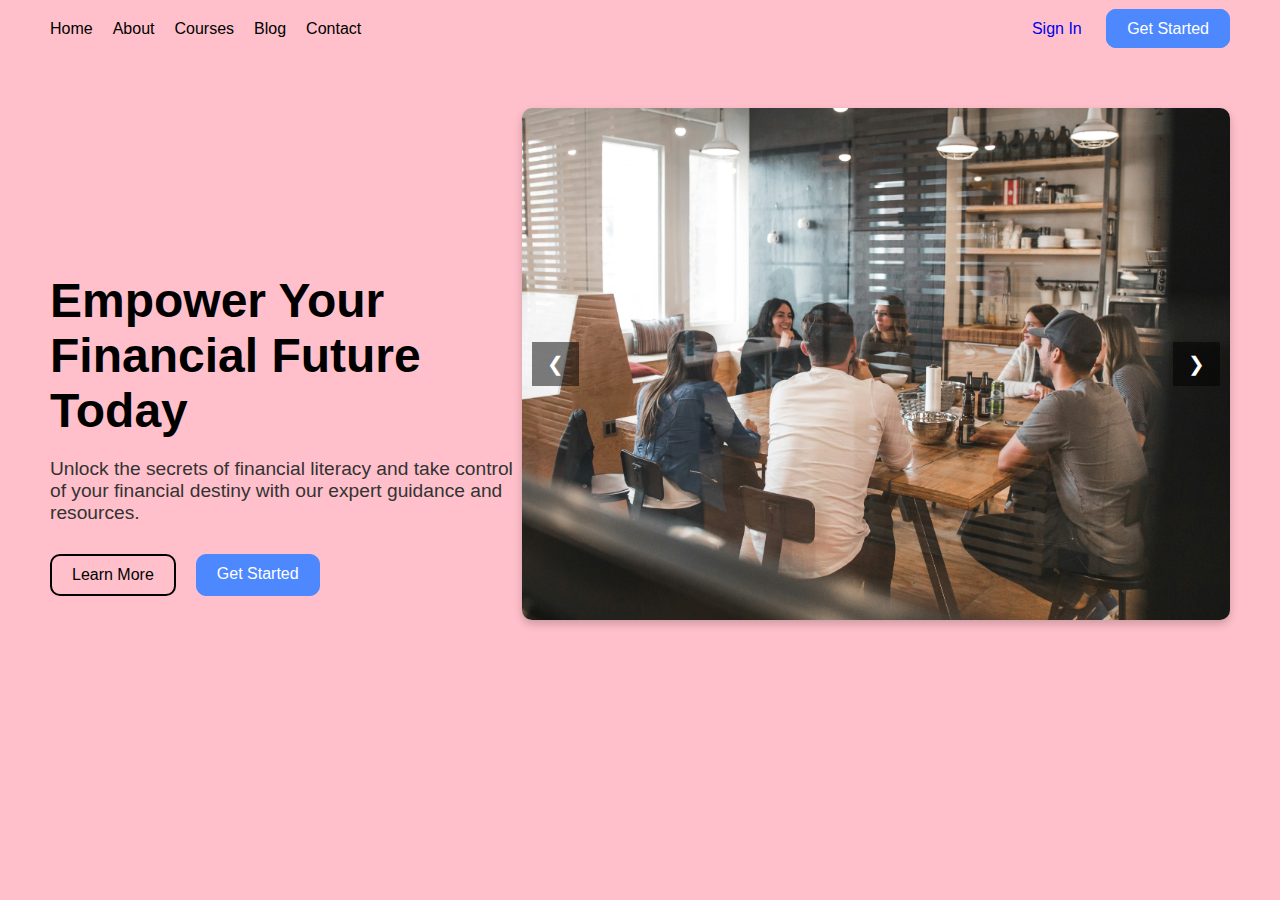
<file: Synner Tech/index.html>
<!DOCTYPE html>
<html lang="en">
<head>
    <meta charset="UTF-8">
    <meta name="viewport" content="width=device-width, initial-scale=1.0">
    <title>Financial Literacy</title>
    <style>
        body {
            margin: 0;
            font-family: Arial, sans-serif;
            background-color: pink;
        }

        header {
            display: flex;
            justify-content: space-between;
            align-items: center;
            padding: 20px 50px;
            background-color: transparent;
        }

        header nav {
            display: flex;
            gap: 20px;
        }

        header nav a {
            text-decoration: none;
            color: black;
            font-size: 1rem;
        }

        .buttons a {
            text-decoration: none;
            padding: 10px 20px;
            border-radius: 10px;
            font-size: 1rem;
        }

        .sign-in {
            color: black;
            border: 2px solid black;
            background: none;
            font-weight: 600;
            text-shadow: 1px 1px grey;
            cursor: pointer;
        }
        .sign-in:hover {
          transform: scale(1.2); /* Makes the button 20% larger on hover */
      }

        .get-started {
            background-color: #4d88ff;
            color: white;
            border: 1px solid #4d88ff;
        }

        .hero-section {
            display: flex;
            align-items: center;
            justify-content: space-between;
            padding: 50px;
        }

        .hero-text {
            margin-top: 12%;
            max-width: 40%;
        }

        .hero-text h1 {
            font-size: 3rem;
            margin: 0 0 20px;
            color: #000;
        }

        .hero-text p {
            font-size: 1.2rem;
            margin: 0 0 30px;
            color: #333;
        }

        .hero-text .buttons {
            display: flex;
            gap: 20px;
        }

        
        /* Carousel Container */
.carousel {
    position: relative;
    width: 80%;
    max-width: 800px;
    overflow: hidden;
    border-radius: 10px;
    box-shadow: 0 4px 8px rgba(0, 0, 0, 0.2);
}

/* Image Slides */
.carousel-container {
    display: flex;
    transition: transform 0.5s ease-in-out;
}

.slide {
    width: 100%;
    flex-shrink: 0;
    object-fit: cover;
}

/* Navigation Buttons */
.prev, .next {
    position: absolute;
    top: 50%;
    transform: translateY(-50%);
    background-color: rgba(0, 0, 0, 0.5);
    color: white;
    border: none;
    padding: 10px 15px;
    cursor: pointer;
    font-size: 20px;
}

.prev { left: 10px; }
.next { right: 10px; }

.prev:hover, .next:hover {
    background-color: rgba(0, 0, 0, 0.8);
}

        .buttons button {
            background: none;
            border: 2px solid black;
            padding: 10px 20px;
            border-radius: 10px;
            cursor: pointer;
            font-size: 1rem;
            color: black; /* Text color */
        }

        .buttons button a {
            text-decoration: none;
            color: black;
            font-size: 1rem;
        }

        @keyframes fadeIn {
            from {
                opacity: 0;
                transform: translateY(-20px);
            }
            to {
                opacity: 1;
                transform: translateY(0);
            }
        }

        .close-btn {
            position: absolute;
            top: 10px;
            right: 15px;
            font-size: 20px;
            cursor: pointer;
        }

        .modal input {
            width: 90%;
            padding: 8px;
            margin: 10px 0;
            border: 1px solid #ccc;
            border-radius: 5px;
        }

        .modal button {
            width: 100%;
            padding: 10px;
            border: none;
            background: #4d88ff;
            color: white;
            font-size: 1rem;
            border-radius: 5px;
            cursor: pointer;
        }

        /* Responsive Design */
        @media screen and (max-width: 1200px) {
            .hero-text h1 {
                font-size: 2.5rem;
            }
            .hero-text {
                max-width: 45%;
            }
        }

        @media screen and (max-width: 992px) {
            .hero-section {
                flex-direction: column;
                text-align: center;
                padding: 30px;
            }
            .hero-text {
                max-width: 80%;
                margin-top: 5%;
                margin-bottom: 40px;
            }
            .hero-text .buttons {
                justify-content: center;
            }
            .hero-image {
                max-width: 80%;
            }
        }

        @media screen and (max-width: 768px) {
            header {
                flex-direction: column;
                gap: 20px;
                padding: 20px;
            }
            header nav {
                flex-wrap: wrap;
                justify-content: center;
            }
            header .buttons {
                display: flex;
                gap: 10px;
            }
            .hero-text {
                max-width: 100%;
            }
            .hero-text h1 {
                font-size: 2rem;
            }
            .hero-text p {
                font-size: 1rem;
            }
            
            .buttons {
                flex-direction: column;
                align-items: center;
                gap: 10px;
            }
            .buttons a {
                width: 80%;
                text-align: center;
            }
        }

        @media screen and (max-width: 480px) {
            header nav {
                flex-direction: column;
                align-items: center;
                gap: 10px;
            }
            .hero-text h1 {
                font-size: 1.8rem;
            }
            .buttons a {
                width: 100%;
            }
        }
    </style>
</head>
<body>
    <header>
        <nav>
            <a href="#">Home</a>
            <a href="#">About</a>
            <a href="#">Courses</a>
            <a href="#">Blog</a>
            <a href="#">Contact</a>
        </nav>
        <div class="buttons">
            <a href="signin.html" class="sign-in-btn">Sign In</a>
            <a href="get started.html" class="get-started">Get Started</a>
        </div>
    </header>

    <section class="hero-section">
        <div class="hero-text">
            <h1>Empower Your Financial Future Today</h1>
            <p>Unlock the secrets of financial literacy and take control of your financial destiny with our expert guidance and resources.</p>
            <div class="buttons">
                <button class="learn-more">Learn More</button>
                <a href="get started.html" class="get-started">Get Started</a>
            </div>
        </div>
        <!-- Carousel Container -->
        <div class="carousel">
            <div class="carousel-container">
                <img src="index.jpg" class="slide" alt="Image 1">
                <img src="download1.jpeg" class="slide" alt="Image 2">
                <img src="images.jpeg" class="slide" alt="Image 3">
            </div>
            <!-- Navigation Buttons -->
        <button class="prev" onclick="moveSlide(-1)">&#10094;</button>
        <button class="next" onclick="moveSlide(1)">&#10095;</button>


    </div>
    </section>

    <script>
        const signInBtn = document.querySelector('.sign-in-btn');
        const modalOverlay = document.querySelector('.modal-overlay');
        const closeModal = document.querySelector('.close-btn');

        signInBtn.addEventListener('click', () => {
            modalOverlay.style.display = 'flex';
        });

        closeModal.addEventListener('click', () => {
            modalOverlay.style.display = 'none';
        });

        window.addEventListener('click', (e) => {
            if (e.target === modalOverlay) {
                modalOverlay.style.display = 'none';
            }
        });
        let currentIndex = 0;

        function moveSlide(step) {
            const slides = document.querySelectorAll(".slide");
            const totalSlides = slides.length;
            currentIndex += step;
        
            if (currentIndex < 0) {
                currentIndex = totalSlides - 1;
            } else if (currentIndex >= totalSlides) {
                currentIndex = 0;
            }
        
            document.querySelector(".carousel-container").style.transform = 
                `translateX(-${currentIndex *100}%)`;
        }
        
        // Auto-slide every 3 seconds
        setInterval(() => {
            moveSlide(1);
        }, 3000);

    </script>
</body>
</html>
</file>
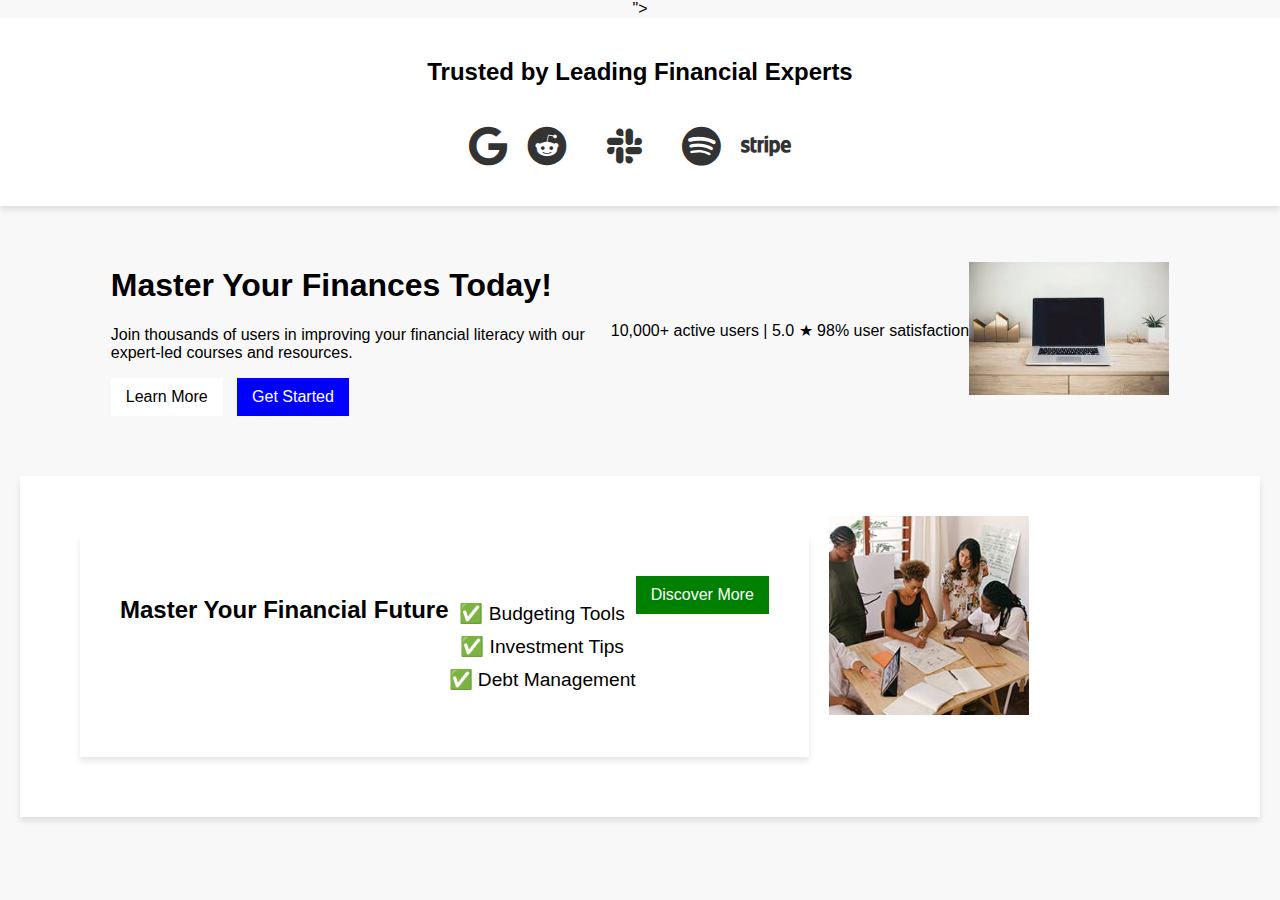
<file: Synner Tech/2ndpage.html>
<!DOCTYPE html>
<html lang="en">
<head>
    <meta charset="UTF-8">
    <meta name="viewport" content="width=device-width, initial-scale=1.0">
    <title>Finance Landing Page</title>
    <link rel="stylesheet" href="2ndpage.css">
    <link rel="stylesheet" href="https://cdnjs.cloudflare.com/ajax/libs/font-awesome/6.7.2/css/all.min.css" integrity="sha512-Evv84Mr4kqVGRNSgIGL/F/aIDqQb7xQ2vcrdIwxfjThSH8CSR7PBEakCr51Ck+w+/U6swU2Im1vVX0SVk9ABhg==" crossorigin="anonymous" referrerpolicy="no-referrer" />">
    
    <link rel="stylesheet" href="https://cdnjs.cloudflare.com/ajax/libs/font-awesome/6.0.0-beta3/css/all.min.css">
    
    
</head>
<body>
    <header>
        <h2>Trusted by Leading Financial Experts</h2>
        <div class="icons">
            <i class="fab fa-google"></i>
            <i class="fab fa-reddit"></i>
            <i class="fab fa-netflix"></i>
            <i class="fab fa-slack"></i>
            <i class="fab fa-marvel"></i>
            <i class="fab fa-spotify"></i>
            <i class="fab fa-stripe"></i>
            <i class="fab fa-adobe"></i>
        </div>
        
                
            
        </div>
    </header>

    <section class="hero">
        <div class="hero-content">
            <h1>Master Your Finances Today!</h1>
            <p>Join thousands of users in improving your financial literacy with our expert-led courses and resources.</p>
            <div class="buttons">
                <button class="learn-more">Learn More</button>
                <a href="get started.html"><button class="get-started">Get Started</button></a></div>
            </div>
            <p class="stats">10,000+ active users | <span class="rating">5.0 ★</span> 98% user satisfaction</p>
        </div>
        <div class="hero-image">
            <img src="2ndpage1.jpeg" alt="Finance Laptop">
        </div>
    </section>

    <section class="features">
        <div class="features content">
        <h2>Master Your Financial Future</h2>
        <ul>
            <li>✅ Budgeting Tools</li>
            <li>✅ Investment Tips</li>
            <li>✅ Debt Management</li>
        </ul>
        <div class="buttons">
        <button class="discover-more">Discover More</button>
        </div>
        </div>
        <div class="image2">
            <img src="pic2.jpg" alt="Office people">
        </div>
    </section>

    
</body>
</html>
</file>
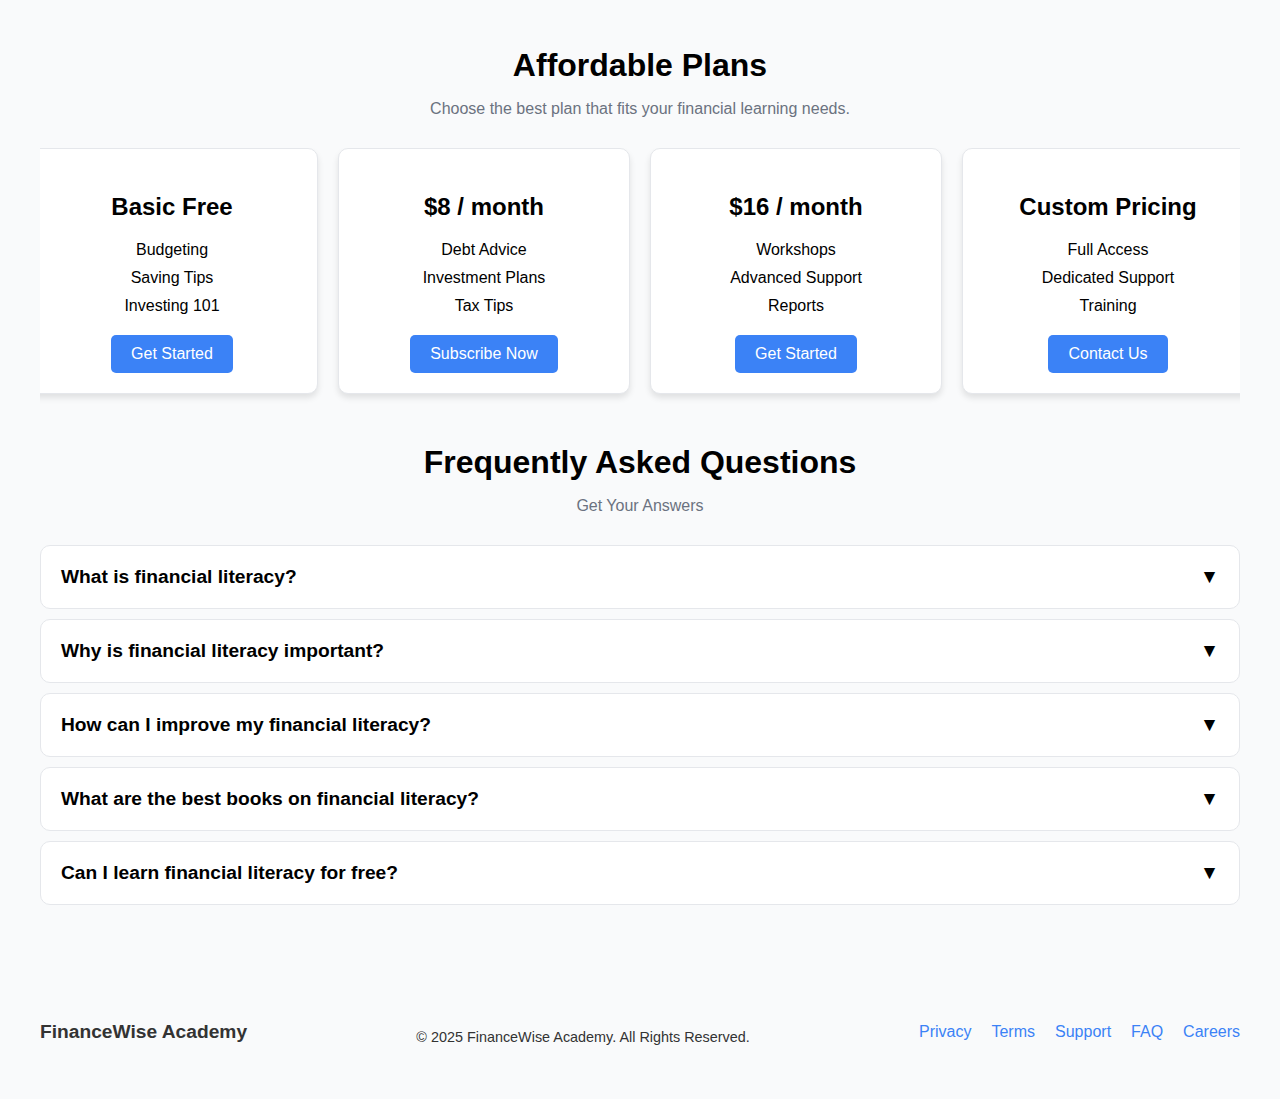
<file: Synner Tech/fourth.html>
<!DOCTYPE html>
<html lang="en">
<head>
  <meta charset="UTF-8">
  <meta name="viewport" content="width=device-width, initial-scale=1.0">
  <title>Pricing and FAQ</title>
  <style>
    body {
      font-family: Arial, sans-serif;
      margin: 0;
      padding: 0;
      background-color: #f9fafb;
    }
    .container {
      max-width: 1200px;
      margin: 0 auto;
      padding: 20px;
    }
    .section {
      margin-bottom: 40px;
    }
    .section h2 {
      text-align: center;
      font-size: 2rem;
      margin-bottom: 10px;
    }
    .section p {
      text-align: center;
      color: #6b7280;
      margin-bottom: 30px;
    }
    
    /* Pricing Cards in Single Line */
    .pricing-cards {
      display: flex;
      justify-content: center;
      gap: 20px;
      flex-wrap: nowrap; /* Ensures cards stay in one line */
      overflow-x: auto; /* Allows horizontal scrolling if needed */
      padding-bottom: 10px;
    }
    .card {
      background: #fff;
      border: 1px solid #e5e7eb;
      border-radius: 10px;
      padding: 20px;
      width: 250px;
      min-width: 250px;
      text-align: center;
      box-shadow: 0 4px 6px rgba(0, 0, 0, 0.1);
    }
    .card h3 {
      font-size: 1.5rem;
      margin-bottom: 10px;
    }
    .card ul {
      list-style: none;
      padding: 0;
      margin: 20px 0;
    }
    .card ul li {
      margin-bottom: 10px;
    }
    .card .btn {
      display: inline-block;
      background: #3b82f6;
      color: #fff;
      padding: 10px 20px;
      border-radius: 5px;
      text-decoration: none;
      transition: background 0.3s ease;
    }
    .card .btn:hover {
      background: #2563eb;
    }

    /* FAQ Section */
    .faq-item {
      background: #fff;
      border: 1px solid #e5e7eb;
      border-radius: 10px;
      margin-bottom: 10px;
      padding: 20px;
    }
    .faq-item h4 {
      cursor: pointer;
      font-size: 1.2rem;
      margin: 0;
      display: flex;
      justify-content: space-between;
      align-items: center;
    }
    .faq-item h4 span {
      transition: transform 0.3s ease;
    }
    .faq-item p {
      margin: 10px 0 0 0;
      display: none;
      color: #4b5563;
    }

    /* Footer Styles */
    footer {
      background-color: #f9fafb;
      color: #333;
      padding: 20px 0;
      text-align: center;
    }
    .footer-container {
      max-width: 1200px;
      margin: 0 auto;
      display: flex;
      justify-content: space-between;
      align-items: center;
      flex-wrap: wrap;
      padding: 20px;
    }
    .footer-logo {
      display: flex;
      align-items: center;
    }
    .footer-logo img {
      width: 50px;
      height: auto;
      margin-right: 10px;
    }
    .footer-logo span {
      font-size: 1.2rem;
      font-weight: bold;
    }
    .footer-links {
      list-style: none;
      padding: 0;
      display: flex;
      gap: 20px;
    }
    .footer-links li {
      display: inline;
    }
    .footer-links a {
      color: #3b82f6;
      text-decoration: none;
      font-size: 1rem;
    }
    .footer-links a:hover {
      text-decoration: underline;
    }
    .footer-rights {
      font-size: 0.9rem;
      margin-top: 10px;
    }
  </style>
</head>
<body>
  <div class="container">
    <!-- Pricing Section -->
    <div class="section">
      <h2>Affordable Plans</h2>
      <p>Choose the best plan that fits your financial learning needs.</p>
      <div class="pricing-cards">
        <div class="card">
          <h3>Basic Free</h3>
          <ul>
            <li>Budgeting</li>
            <li>Saving Tips</li>
            <li>Investing 101</li>
          </ul>
          <a href="#" class="btn">Get Started</a>
        </div>
        <div class="card">
          <h3>$8 / month</h3>
          <ul>
            <li>Debt Advice</li>
            <li>Investment Plans</li>
            <li>Tax Tips</li>
          </ul>
          <a href="#" class="btn">Subscribe Now</a>
        </div>
        <div class="card">
          <h3>$16 / month</h3>
          <ul>
            <li>Workshops</li>
            <li>Advanced Support</li>
            <li>Reports</li>
          </ul>
          <a href="#" class="btn">Get Started</a>
        </div>
        <div class="card">
          <h3>Custom Pricing</h3>
          <ul>
            <li>Full Access</li>
            <li>Dedicated Support</li>
            <li>Training</li>
          </ul>
          <a href="#" class="btn">Contact Us</a>
        </div>
      </div>
    </div>

    <!-- FAQ Section -->
    <div class="section">
      <h2>Frequently Asked Questions</h2>
      <p>Get Your Answers</p>
      
      <div class="faq-item">
        <h4>What is financial literacy? <span>▼</span></h4>
        <p>Financial literacy is the ability to understand and effectively use financial skills, such as budgeting, saving, and investing.</p>
      </div>
      <div class="faq-item">
        <h4>Why is financial literacy important? <span>▼</span></h4>
        <p>Financial literacy helps individuals make informed and effective financial decisions, reducing financial stress and increasing stability.</p>
      </div>
      <div class="faq-item">
        <h4>How can I improve my financial literacy? <span>▼</span></h4>
        <p>Improving financial literacy involves educating oneself through courses, books, and practicing good financial habits like budgeting and saving.</p>
      </div>
      <div class="faq-item">
        <h4>What are the best books on financial literacy? <span>▼</span></h4>
        <p>Some great books on financial literacy include 'Rich Dad Poor Dad' by Robert Kiyosaki, 'The Total Money Makeover' by Dave Ramsey, and 'The Millionaire Next Door' by Thomas J. Stanley.</p>
      </div>
      <div class="faq-item">
        <h4>Can I learn financial literacy for free? <span>▼</span></h4>
        <p>Yes! There are many free resources available online, including courses, YouTube videos, and blogs that cover financial literacy topics.</p>
      </div>
    </div>
  </div>

  <!-- Footer Section -->
  <footer>
    <div class="footer-container">
      <div class="footer-logo">
        <span>FinanceWise Academy</span>
      </div>
      <div class="footer-rights">
        <p>&copy; 2025 FinanceWise Academy. All Rights Reserved.</p>
      </div>
      <ul class="footer-links">
        <li><a href="#">Privacy</a></li>
        <li><a href="#">Terms</a></li>
        <li><a href="#">Support</a></li>
        <li><a href="#">FAQ</a></li>
        <li><a href="#">Careers</a></li>
      </ul>
    </div>
  </footer>

  <script>
    document.querySelectorAll('.faq-item h4').forEach(item => {
      item.addEventListener('click', () => {
        const p = item.nextElementSibling;
        const arrow = item.querySelector("span");
        p.style.display = p.style.display === 'block' ? 'none' : 'block';
        arrow.textContent = p.style.display === 'block' ? "▲" : "▼";
      });
    });
  </script>
</body>
</html>
</file>
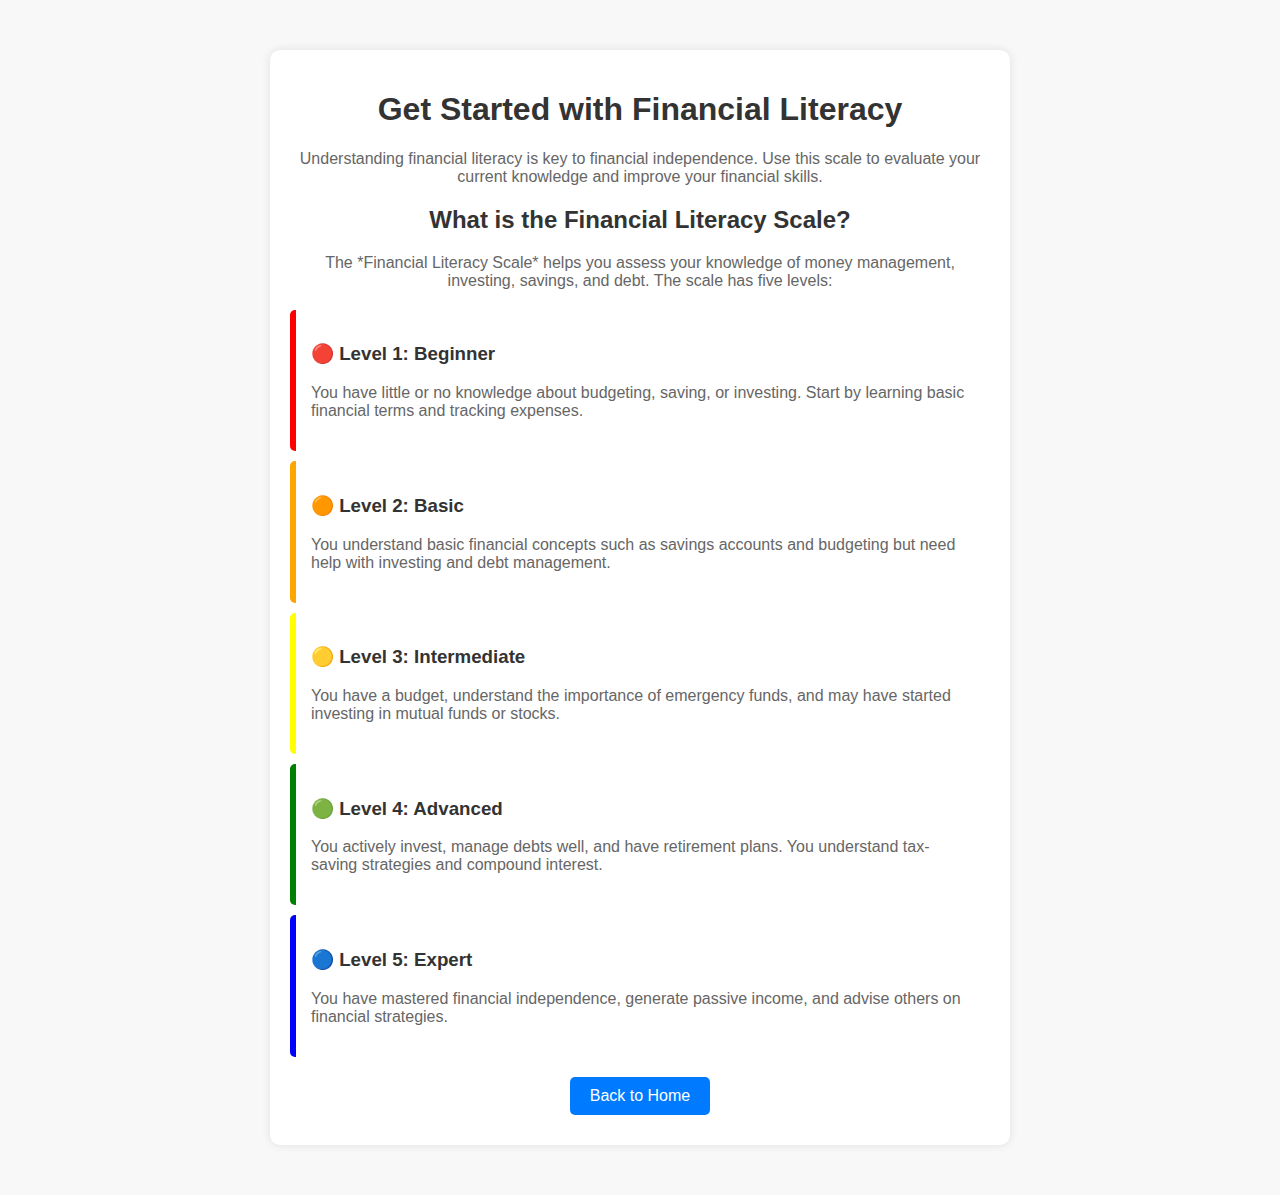
<file: Synner Tech/get started.html>
<!DOCTYPE html>
<html lang="en">
<head>
    <meta charset="UTF-8">
    <meta name="viewport" content="width=device-width, initial-scale=1.0">
    <title>Get Started - Financial Literacy Scale</title>
    <link rel="stylesheet" href="styles.css">
</head>
<body>
    <div class="container">
        <h1>Get Started with Financial Literacy</h1>
        <p>Understanding financial literacy is key to financial independence. Use this scale to evaluate your current knowledge and improve your financial skills.</p>

        <h2>What is the Financial Literacy Scale?</h2>
        <p>The *Financial Literacy Scale* helps you assess your knowledge of money management, investing, savings, and debt. The scale has five levels:</p>
        
        <div class="scale">
            <div class="level">
                <h3>🔴 Level 1: Beginner</h3>
                <p>You have little or no knowledge about budgeting, saving, or investing. Start by learning basic financial terms and tracking expenses.</p>
            </div>
            <div class="level">
                <h3>🟠 Level 2: Basic</h3>
                <p>You understand basic financial concepts such as savings accounts and budgeting but need help with investing and debt management.</p>
            </div>
            <div class="level">
                <h3>🟡 Level 3: Intermediate</h3>
                <p>You have a budget, understand the importance of emergency funds, and may have started investing in mutual funds or stocks.</p>
            </div>
            <div class="level">
                <h3>🟢 Level 4: Advanced</h3>
                <p>You actively invest, manage debts well, and have retirement plans. You understand tax-saving strategies and compound interest.</p>
            </div>
            <div class="level">
                <h3>🔵 Level 5: Expert</h3>
                <p>You have mastered financial independence, generate passive income, and advise others on financial strategies.</p>
            </div>
        </div>

        
        <a href="index.html" class="btn">Back to Home</a>
    </div>
</body>
</html>
</file>
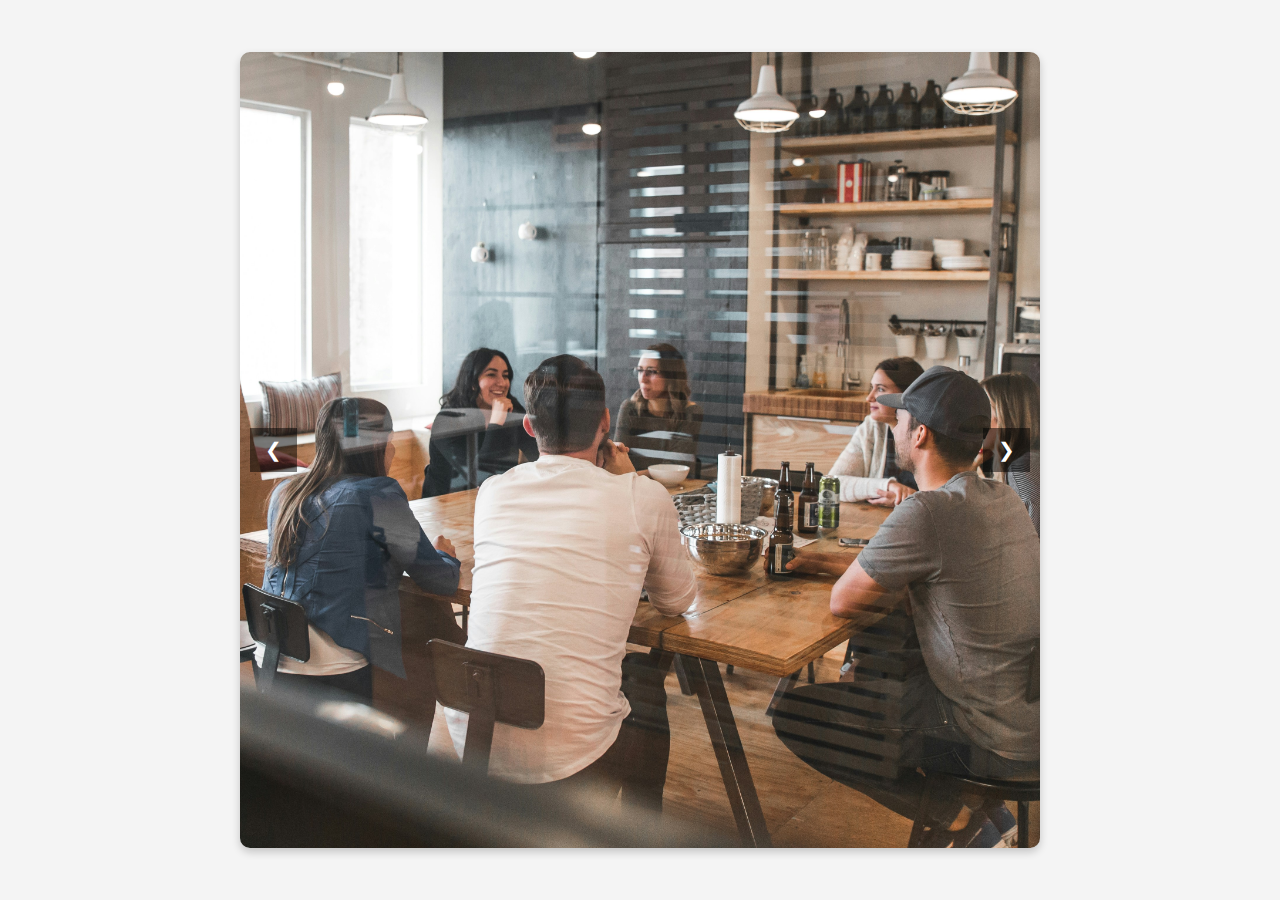
<file: Synner Tech/home.html>
<!DOCTYPE html>
<html lang="en">
<head>
    <meta charset="UTF-8">
    <meta name="viewport" content="width=device-width, initial-scale=1.0">
    <title>Image Carousel</title>
    <style>
        /* General Styles */
body {
    margin: 0;
    font-family: Arial, sans-serif;
    background-color: #f4f4f4;
    display: flex;
    justify-content: center;
    align-items: center;
    height: 100vh;
}

/* Carousel Container */
.carousel {
    position: relative;
    width: 80%;
    max-width: 800px;
    overflow: hidden;
    border-radius: 10px;
    box-shadow: 0 4px 8px rgba(0, 0, 0, 0.2);
}

/* Image Slides */
.carousel-container {
    display: flex;
    transition: transform 0.5s ease-in-out;
}

.slide {
    width: 100%;
    flex-shrink: 0;
    object-fit: cover;
}

/* Navigation Buttons */
.prev, .next {
    position: absolute;
    top: 50%;
    transform: translateY(-50%);
    background-color: rgba(0, 0, 0, 0.5);
    color: white;
    border: none;
    padding: 10px 15px;
    cursor: pointer;
    font-size: 20px;
}

.prev { left: 10px; }
.next { right: 10px; }

.prev:hover, .next:hover {
    background-color: rgba(0, 0, 0, 0.8);
}

/* Responsive Design */
@media screen and (max-width: 600px) {
    .prev, .next {
        font-size: 16px;
        padding: 8px 12px;
    }
}
    </style>
</head>
<body>

    <!-- Carousel Container -->
    <div class="carousel">
        <div class="carousel-container">
            <img src="index.jpg" class="slide" alt="Image 1">
            <img src="pic2.jpg" class="slide" alt="Image 2">
            <img src="2ndpage1.jpeg" class="slide" alt="Image 3">
        </div>

        <!-- Navigation Buttons -->
        <button class="prev" onclick="moveSlide(-1)">&#10094;</button>
        <button class="next" onclick="moveSlide(1)">&#10095;</button>
    </div>

    <script >let currentIndex = 0;

        function moveSlide(step) {
            const slides = document.querySelectorAll(".slide");
            const totalSlides = slides.length;
            currentIndex += step;
        
            if (currentIndex < 0) {
                currentIndex = totalSlides - 1;
            } else if (currentIndex >= totalSlides) {
                currentIndex = 0;
            }
        
            document.querySelector(".carousel-container").style.transform = 
                `translateX(-${currentIndex *100}%)`;
        }
        
        // Auto-slide every 3 seconds
        setInterval(() => {
            moveSlide(1);
        }, 3000);</script>
</body>
</html>
</file>
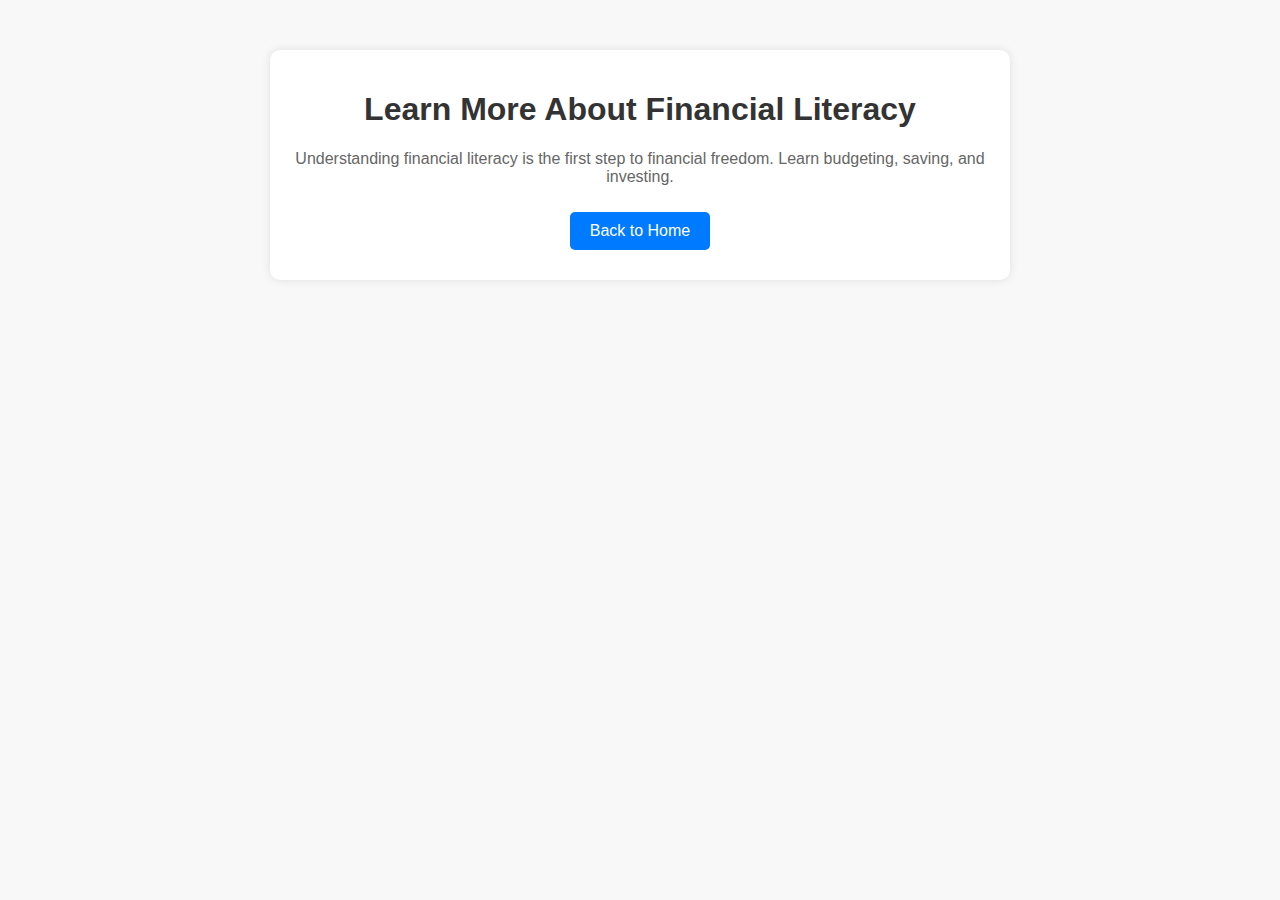
<file: Synner Tech/learnmore.html>
<!DOCTYPE html>
<html lang="en">
<head>
    <meta charset="UTF-8">
    <meta name="viewport" content="width=device-width, initial-scale=1.0">
    <title>Learn More - Financial Literacy</title>
    <link rel="stylesheet" href="styles.css">
</head>
<body>
    <div class="container">
        <h1>Learn More About Financial Literacy</h1>
        <p>Understanding financial literacy is the first step to financial freedom. Learn budgeting, saving, and investing.</p>
        <a href="index.html" class="btn">Back to Home</a>
    </div>
</body>
</html>
</file>
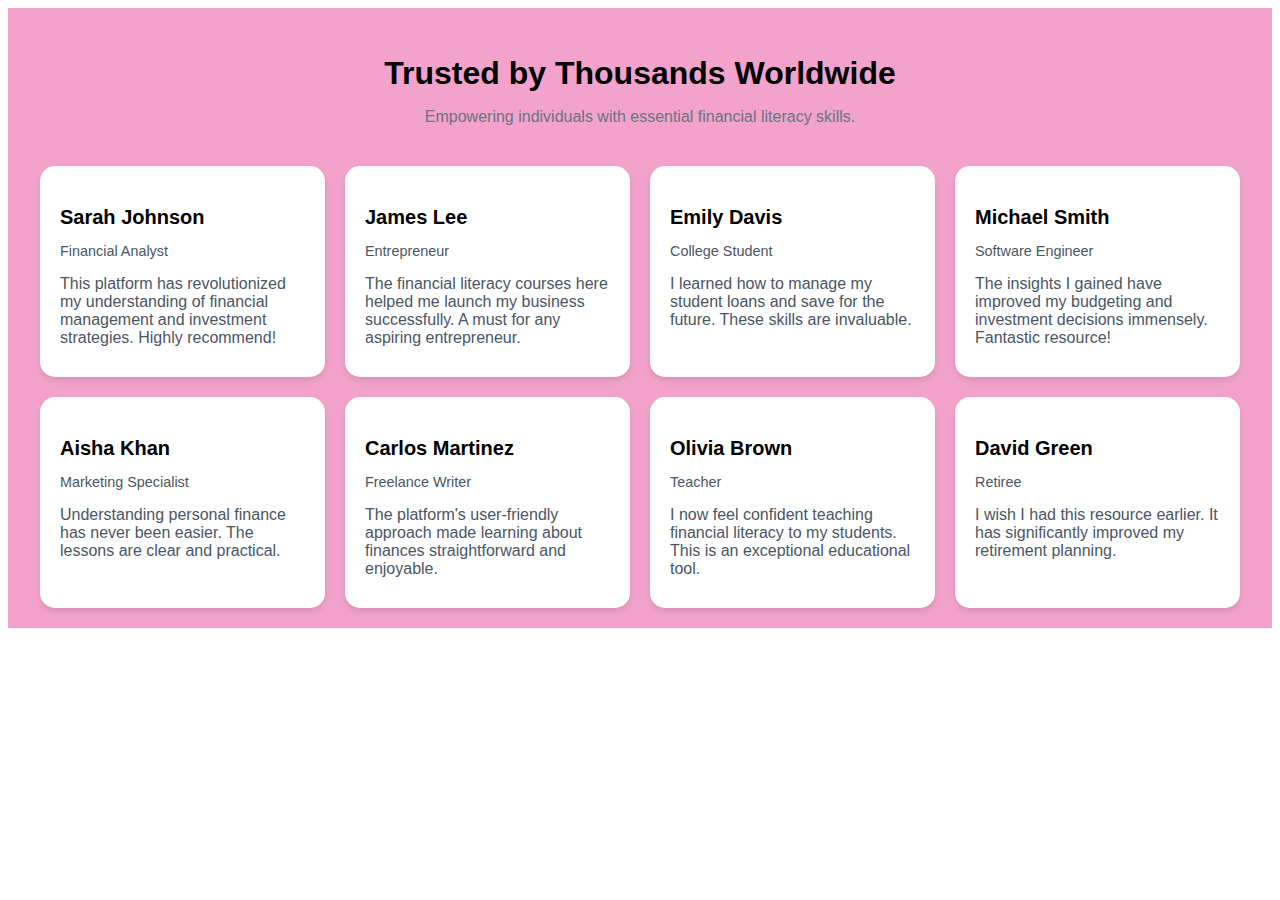
<file: Synner Tech/thirdpage.html>
<!DOCTYPE html>
<html lang="en">
<head>
  <meta charset="UTF-8">
  <meta name="viewport" content="width=device-width, initial-scale=1.0">
  <title>Responsive Testimonials</title>
  <style>
    .body {
  font-family: Arial, sans-serif;
  background-color: #f3a3cb;
  margin: 0;
  padding: 0;
}
.container {
  max-width: 1200px;
  margin: 0 auto;
  padding: 20px;
}
.header {
  text-align: center;
  margin-bottom: 40px;
}
.header h2 {
  font-size: 2rem;
  margin-bottom: 10px;
}
.header p {
  color: #6b7280;
}
.grid {
  display: grid;
  grid-template-columns: repeat(4, 1fr);
  gap: 20px;
}
@media (max-width: 1024px) {
  .grid {
    grid-template-columns: repeat(2, 1fr);
  }
}
@media (max-width: 768px) {
  .grid {
    grid-template-columns: 1fr;
  }
}
/* .card {
  background-color: #fff;
  border-radius: 15px;
  box-shadow: 0 4px 6px rgba(0, 0, 0, 0.1);
  padding: 20px;
  transition: box-shadow 0.3s ease;
}
.card:hover {
  box-shadow: 0 6px 12px rgba(0, 0, 0, 0.15);
} */
.card {
  background-color: #fff;
  border-radius: 15px;
  box-shadow: 0 4px 6px rgba(0, 0, 0, 0.1);
  padding: 20px;
  transition: all 0.3s ease; /* Changed to all to animate both transform and shadow */
  position: relative; /* Added for better shadow handling */
  top: 0; /* Initial position */
}

.card:hover {
  box-shadow: 0 12px 20px rgba(0, 0, 0, 0.2); /* Increased shadow */
  transform: translateY(-10px); /* Makes card lift up slightly */
  top: 0; /* Ensures smooth transition */
}
.card h3 {
  font-size: 1.25rem;
  margin-bottom: 10px;
}
.card p {
  color: #4b5563;
  margin-bottom: 10px;
}
.role {
  color: grey;
  font-size: 0.9rem;
}
  </style>
 
</head>
<body>
  <section class="body">
  <div class="container">
    <div class="header">
      <h2>Trusted by Thousands Worldwide</h2>
      <p>Empowering individuals with essential financial literacy skills.</p>
    </div>
    <div class="grid" id="testimonialGrid">
      <div class="card">
        <h3>Sarah Johnson</h3>
        <p class="role">Financial Analyst</p>
        <p>This platform has revolutionized my understanding of financial management and investment strategies. Highly recommend!</p>
      </div>
      <div class="card">
        <h3>James Lee</h3>
        <p class="role">Entrepreneur</p>
        <p>The financial literacy courses here helped me launch my business successfully. A must for any aspiring entrepreneur.</p>
      </div>
      <div class="card">
        <h3>Emily Davis</h3>
        <p class="role">College Student</p>
        <p>I learned how to manage my student loans and save for the future. These skills are invaluable.</p>
      </div>
      <div class="card">
        <h3>Michael Smith</h3>
        <p class="role">Software Engineer</p>
        <p>The insights I gained have improved my budgeting and investment decisions immensely. Fantastic resource!</p>
      </div>
      <div class="card">
        <h3>Aisha Khan</h3>
        <p class="role">Marketing Specialist</p>
        <p>Understanding personal finance has never been easier. The lessons are clear and practical.</p>
      </div>
      <div class="card">
        <h3>Carlos Martinez</h3>
        <p class="role">Freelance Writer</p>
        <p>The platform's user-friendly approach made learning about finances straightforward and enjoyable.</p>
      </div>
      <div class="card">
        <h3>Olivia Brown</h3>
        <p class="role">Teacher</p>
        <p>I now feel confident teaching financial literacy to my students. This is an exceptional educational tool.</p>
      </div>
      <div class="card">
        <h3>David Green</h3>
        <p class="role">Retiree</p>
        <p>I wish I had this resource earlier. It has significantly improved my retirement planning.</p>
      </div>
    </div>
  </div>
</section>
</body>
</html>
</file>
<file: Synner Tech/2ndpage.css>
/* General Styles */
body {
    font-family: Arial, sans-serif;
    margin: 0;
    padding: 0;
    text-align: center;
    background-color: #f8f8f8;
}

/* Header */
header {
    padding: 20px;
    background-color: white;
    box-shadow: 0px 4px 6px rgba(0, 0, 0, 0.1);
}

.icons {
    display: flex;
    justify-content: center;
    gap: 20px;
    padding: 20px;
}

.icons i {
    font-size: 40px;
    color: #333;
    transition: color 0.3s;
}

.icons i:hover {
    color: #ff4500;
}
.fa-netflix {
    color: red;
    font-size: 48px; /* Adjust the size as needed */
}

/* Hero Section */
.hero {
    display: flex;
    flex-wrap: wrap;
    align-items: center;
    justify-content: center;
    padding: 40px 20px;
}

.hero-content {
    max-width: 500px;
    text-align: left;
}

.hero-content h1 {
    font-size: 2rem;
}

.hero-content .buttons {
    margin-top: 15px;
}

.hero-content button {
    padding: 10px 15px;
    border: none;
    cursor: pointer;
    font-size: 1rem;
    transition: 0.3s;
}

.learn-more {
    background-color: white;
    border: 2px solid black;
    margin-right: 10px;
}

.learn-more:hover {
    background-color: black;
    color: white;
}

.get-started {
    background-color: blue;
    color: white;
}

.get-started:hover {
    background-color: darkblue;
}
.hero-image,
.image2 {
    flex: 1; /* Take equal space */
    max-width: 200px; /* Adjust width as per requirement */
}

.hero-image img,
.image2 {
    width: 100%; /* Ensure images fit within their containers */
}



.hero-image img {
    max-width: 400px;
    width: 100%;
}
.image2 img {
    max-width: 400px;
    width: 100%;
}

/* Features Section */
.features {
    display:flex;
    flex-wrap: wrap;
    align-items: left;
    justify-content: left;
    padding: 40px 20px;
    background-color: white;
    padding: 40px;
    margin: 20px;
    box-shadow: 0px 4px 6px rgba(0, 0, 0, 0.1);
}

.features ul {
    list-style: none;
    padding: 0;
}

.features ul li {
    font-size: 1.2rem;
    margin: 10px 0;
}

.discover-more {
    background-color: green;
    color: white;
    padding: 10px 15px;
    border: none;
    font-size: 1rem;
    cursor: pointer;
}

.discover-more:hover {
    background-color: darkgreen;
}

/* Responsive Design */
@media screen and (max-width: 768px) {
    .hero {
        flex-direction: column;
        text-align: center;
    }

    .hero-content {
        text-align: center;
    }

    .buttons {
        display: flex;
        flex-direction: column;
        align-items: center;
    }

    .buttons button {
        width: 80%;
        margin: 5px 0;
    }
}

@media screen and (max-width: 480px) {
    .brands img {
        height: 25px;
    }

    .hero-content h1 {
        font-size: 1.5rem;
    }

    .hero-content p {
        font-size: 0.9rem;
    }

    .features ul li {
        font-size: 1rem;
    }
}
</file>
<file: Synner Tech/styles.css>
body {
    font-family: Arial, sans-serif;
    margin: 0;
    padding: 0;
    text-align: center;
    background-color: #f8f8f8;
}

.container {
    max-width: 700px;
    margin: 50px auto;
    background: white;
    padding: 20px;
    border-radius: 10px;
    box-shadow: 0px 0px 10px rgba(0, 0, 0, 0.1);
}

h1, h2, h3 {
    color: #333;
}

p {
    color: #666;
    font-size: 16px;
}

.scale {
    text-align: left;
    margin-top: 20px;
}

.level {
    background: #fff;
    padding: 15px;
    margin: 10px 0;
    border-left: 6px solid;
    border-radius: 5px;
}

.level:nth-child(1) { border-color: red; }
.level:nth-child(2) { border-color: orange; }
.level:nth-child(3) { border-color: yellow; }
.level:nth-child(4) { border-color: green; }
.level:nth-child(5) { border-color: blue; }

.btn {
    display: inline-block;
    padding: 10px 20px;
    margin: 10px;
    text-decoration: none;
    color: white;
    background-color: #007BFF;
    border-radius: 5px;
}

.btn.primary {
    background-color: #0056b3;
}
</file>
